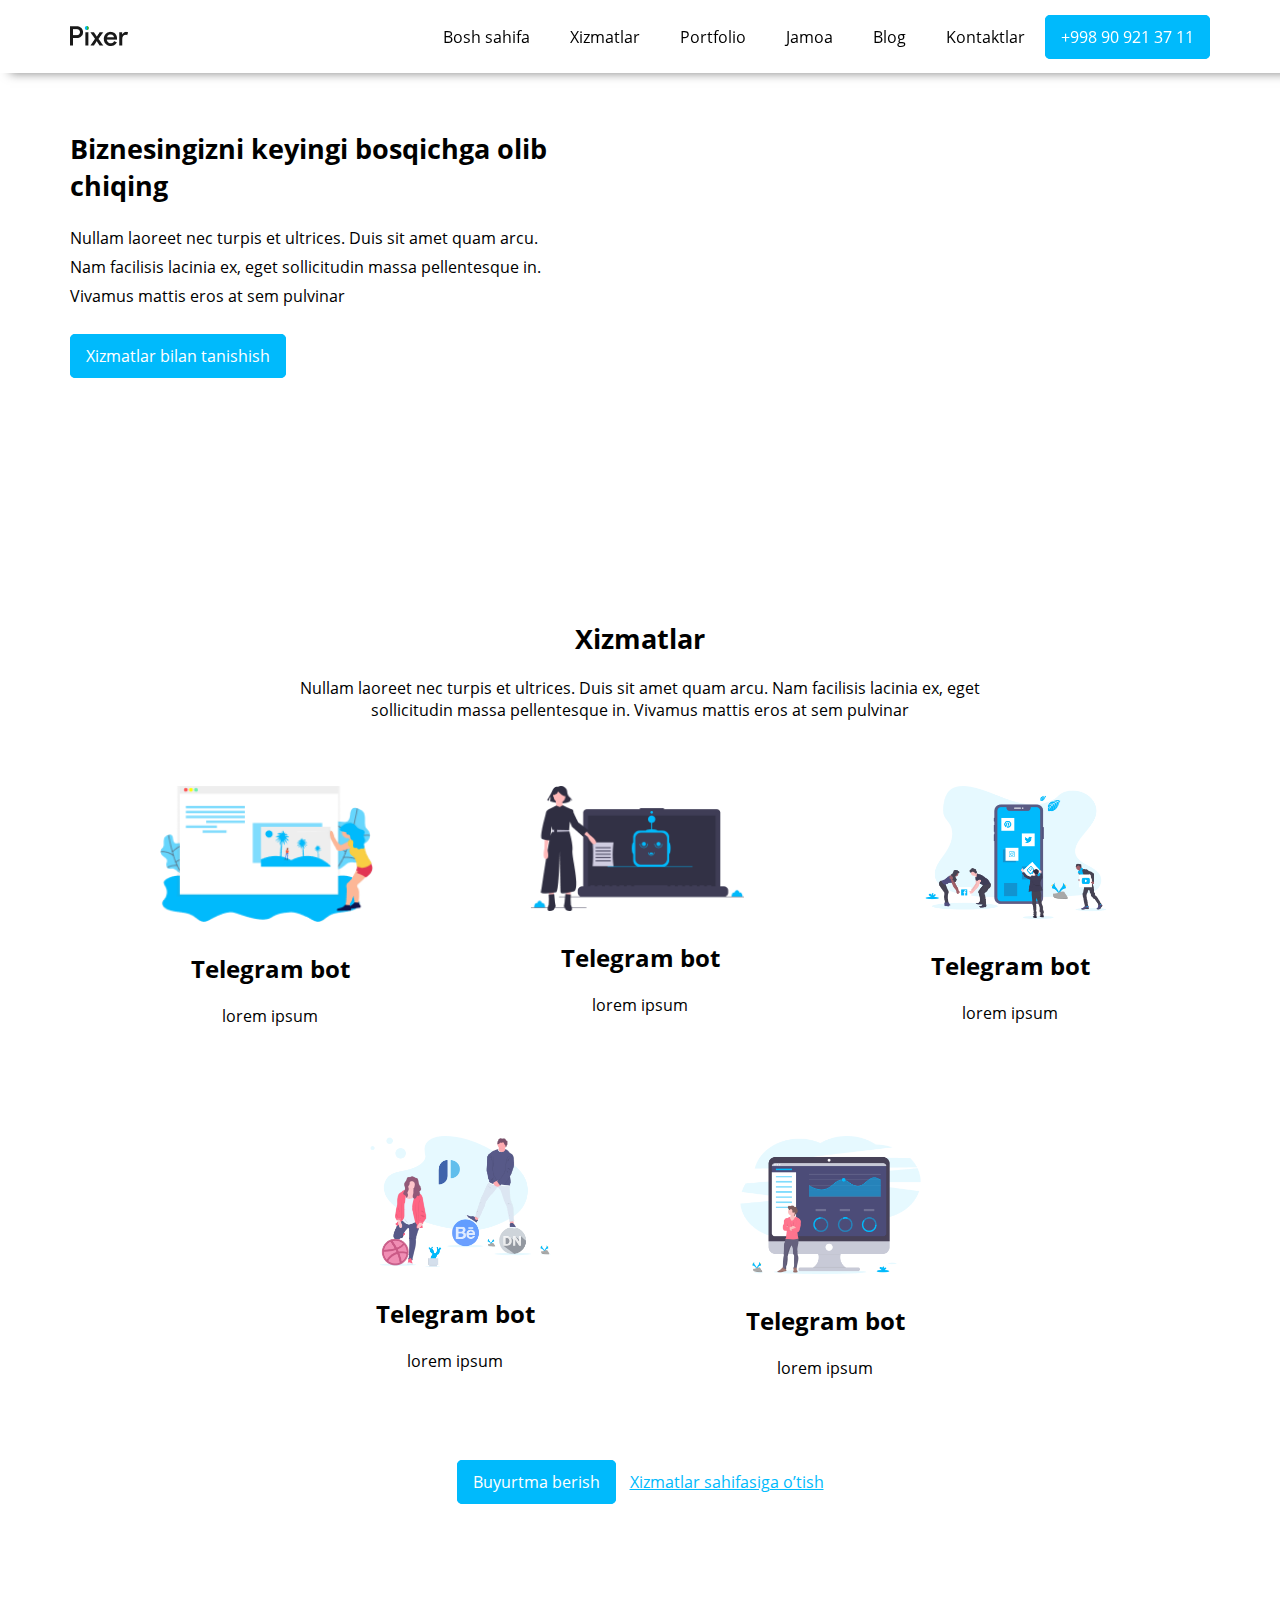
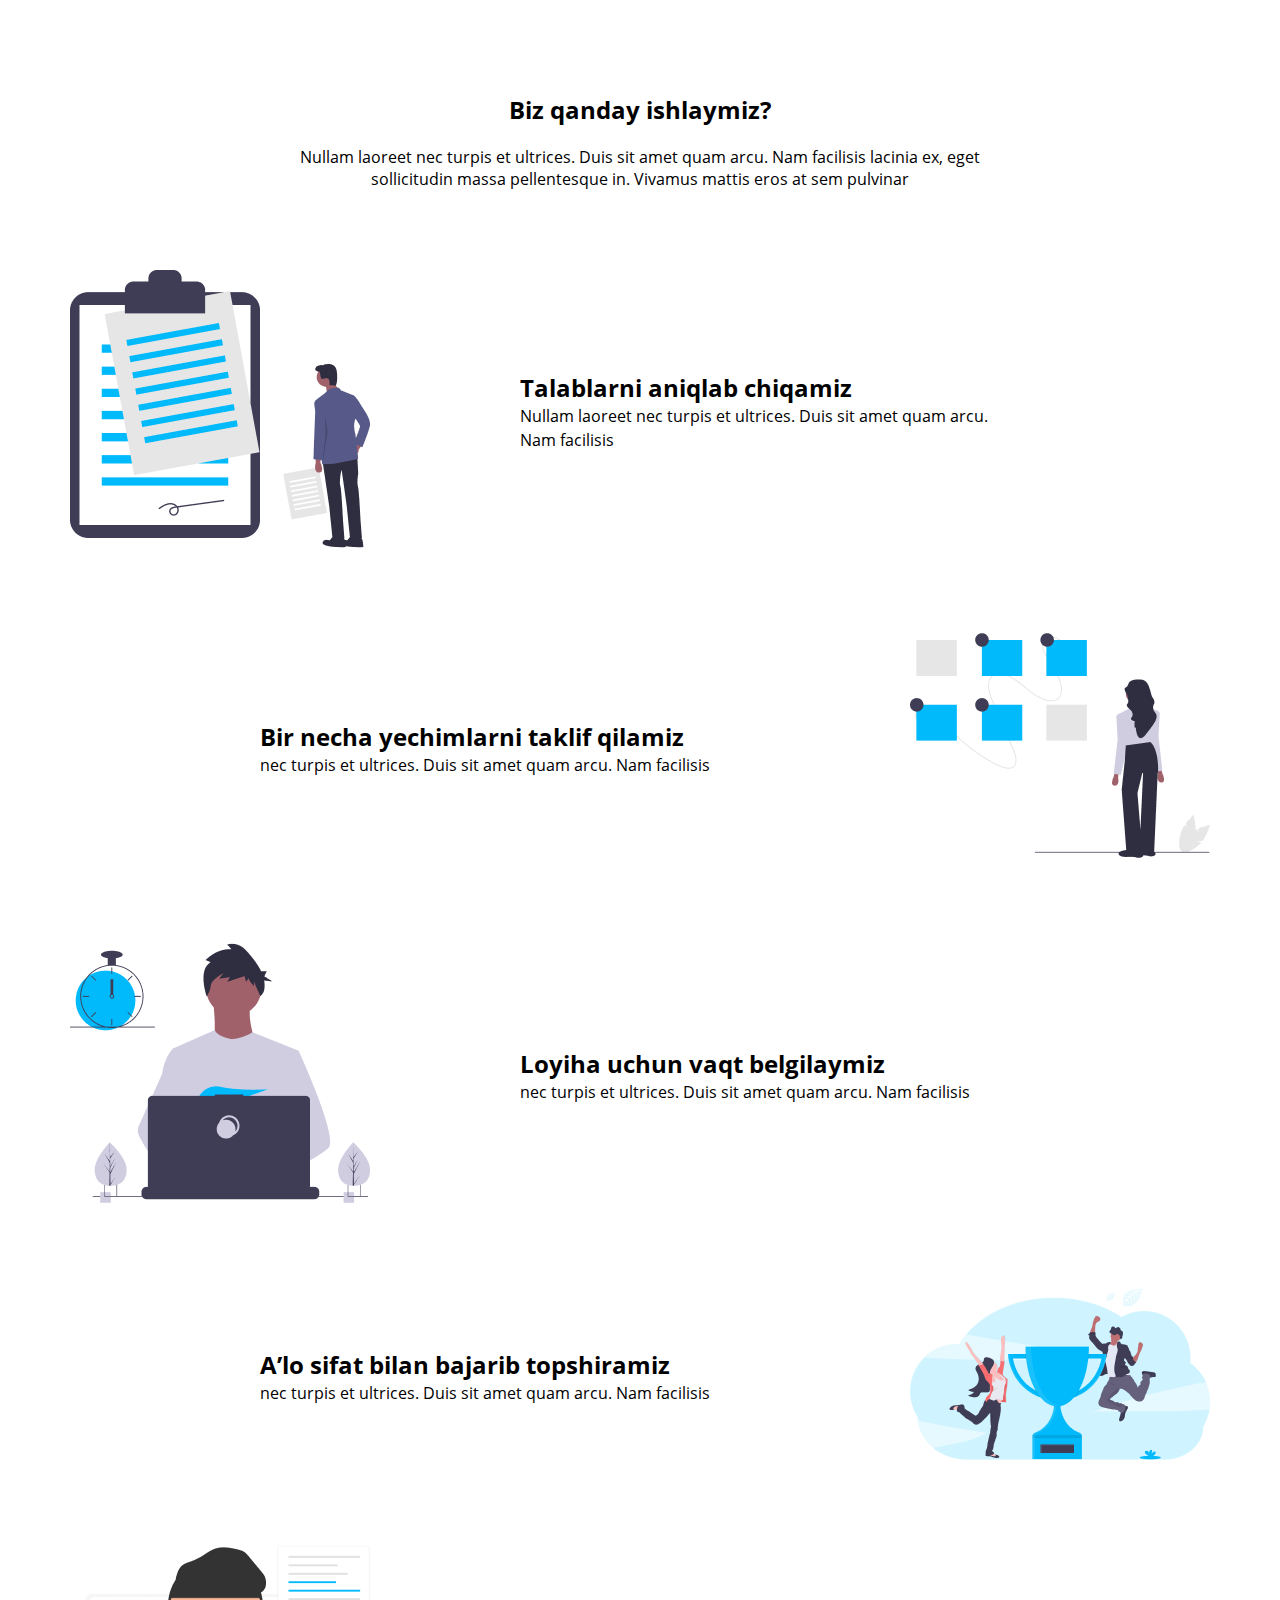
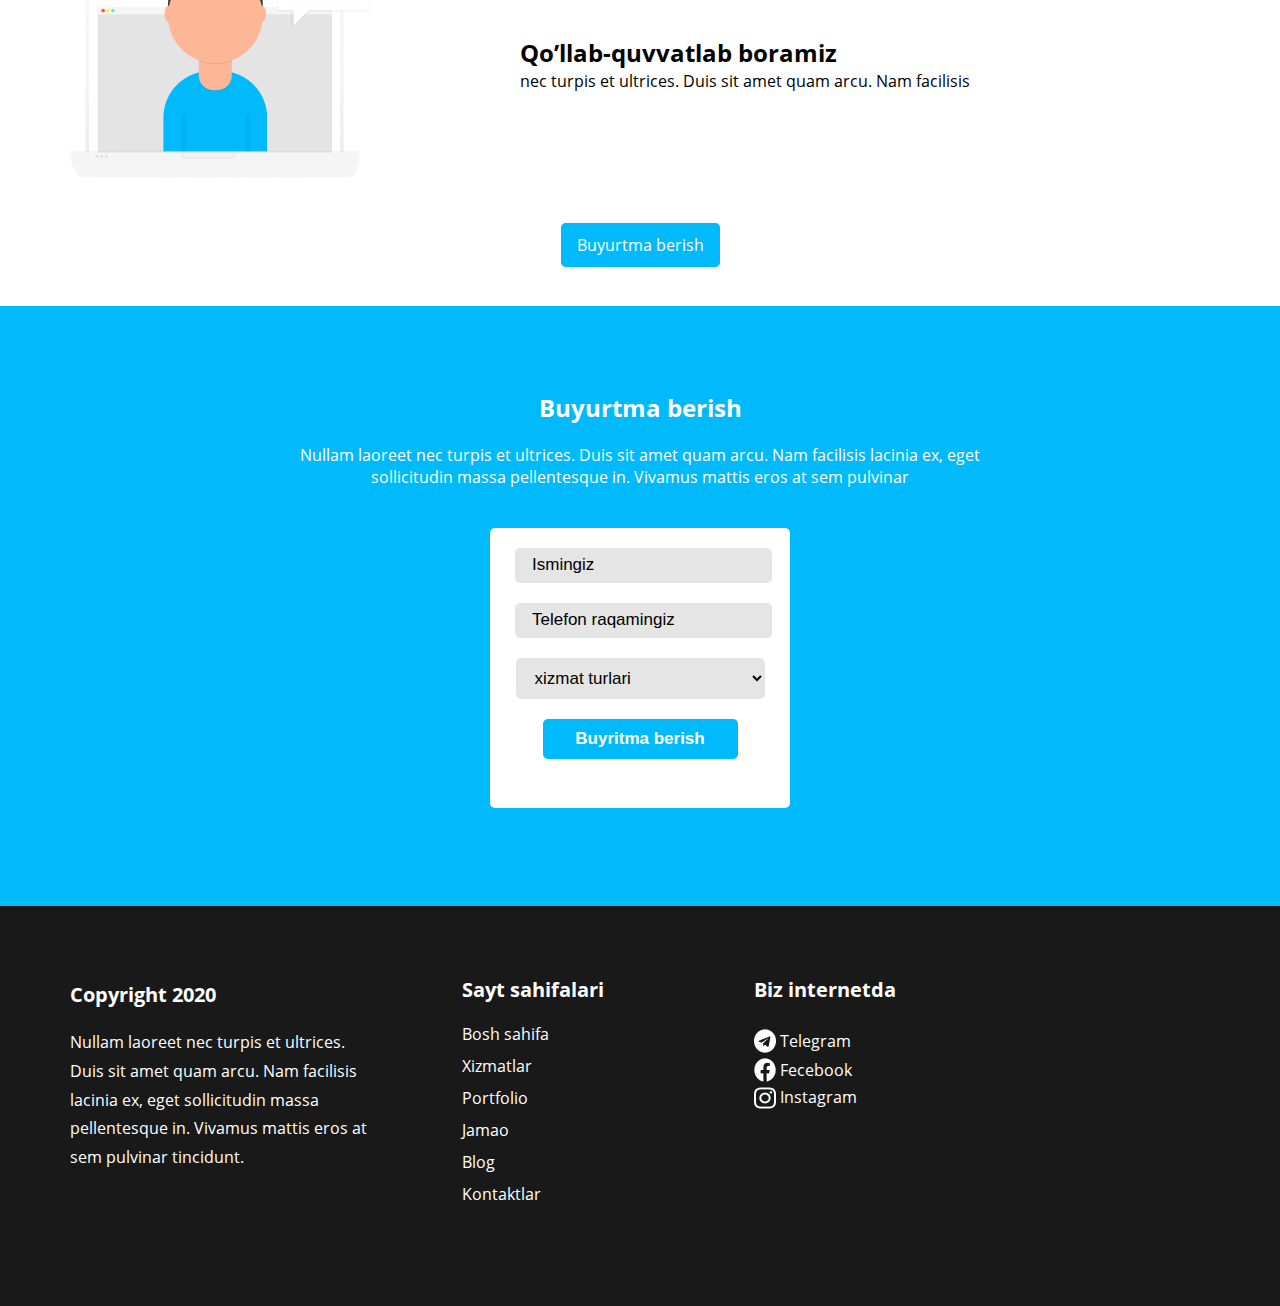
<file: index.html>
<!DOCTYPE html>
<html lang="en">
<head>
	<meta charset="UTF-8">
	<meta name="viewport" content="width=device-width, initial-scale=1.0">
	<title>Document</title>
	<link rel="stylesheet" href="./transfonter/stylesheet.css">
	<link rel="stylesheet" href="style.css">
</head>
<body>
	<nav class="nav">
		<div class="container">
			<h2 class="nav__title">
				<img src="./images/layer.png" alt="photo" class="nav__image">
			</h2>
			<ul class="nav__list">
				<li class="nav__item">
					<a href="#" class="nav__link">Bosh sahifa</a>
				</li>
				<li class="nav__item">
					<a href="#" class="nav__link">Xizmatlar</a>
				</li>
				<li class="nav__item">
					<a href="#" class="nav__link">Portfolio</a>
				</li>
				<li class="nav__item">
					<a href="#" class="nav__link">Jamoa</a>
				</li>
				<li class="nav__item">
					<a href="#" class="nav__link">Blog</a>
				</li>
				<li class="nav__item">
					<a href="#" class="nav__link">Kontaktlar</a>
				</li>
				<li class="nav__item">
					<a href="#" class="nav__link tel">+998 90 921 37 11</a>
				</li>
			</ul>
		</div>
	</nav>
	<section class="section">
		<div class="container">
			<div class="section__content">
				<h2 class="section__title">Biznesingizni keyingi bosqichga
				olib chiqing</h2>
				<p class="section__text">Nullam laoreet nec turpis et ultrices. Duis sit amet quam arcu. Nam facilisis lacinia ex, eget sollicitudin massa pellentesque in. Vivamus mattis eros at sem pulvinar</p>
				<a href="#" class="section__link">Xizmatlar bilan tanishish</a>
			</div>
			<div class="section__ifreme">
				<iframe class="ifr" width="560" height="315" src="https://www.youtube.com/embed/HJrL7NZbRVY" frameborder="0" allow="accelerometer; autoplay; clipboard-write; encrypted-media; gyroscope; picture-in-picture" allowfullscreen></iframe>
			</div>
		</div>
	</section>
	<section class="xizmatlar">
		<div class="container">
			<h2 class="xizmatlar__title">Xizmatlar</h2>
			<p class="xizmatlar__text">Nullam laoreet nec turpis et ultrices. Duis sit amet quam arcu. Nam facilisis lacinia ex, eget sollicitudin massa pellentesque in. Vivamus mattis eros at sem pulvinar</p>
			<ul class="xizmatlar__list">
				<li class="xizmatlar__item">
					<img src="./images/sss.png" alt="icon" class="xizmatlar__image">
					<h2 class="xt">Telegram bot</h2>
					<p class="xtt">lorem ipsum</p>
				</li>
				<li class="xizmatlar__item">
					<img src="./images/bot.png" alt="icon" class="xizmatlar__image">
					<h2 class="xt">Telegram bot</h2>
					<p class="xtt">lorem ipsum</p>
				</li>
				<li class="xizmatlar__item">
					<img src="./images/smm.png" alt="icon" class="xizmatlar__image rasm">
					<h2 class="xt">Telegram bot</h2>
					<p class="xtt">lorem ipsum</p>
				</li>
				<li class="xizmatlar__item">
					<img src="./images/dis.png" alt="icon" class="xizmatlar__image rasm">
					<h2 class="xt">Telegram bot</h2>
					<p class="xtt">lorem ipsum</p>
				</li>
				<li class="xizmatlar__item">
					<img src="./images/crm.png" alt="icon" class="xizmatlar__image rasm">
					<h2 class="xt">Telegram bot</h2>
					<p class="xtt">lorem ipsum</p>
				</li>
			</ul>
			<div class="link">
				<a href="#" class="xizmatlar__link">Buyurtma berish</a>
				<a href="#" class="xizmatlar__l">Xizmatlar sahifasiga o’tish</a>
			</div>	
		</div>
	</section>
	<section class="ishlaymiz">
		<div class="container">
			<div class="ishlaymiz__content">
				<h2 class="ishlaymiz__content-title">Biz qanday ishlaymiz?</h2>
				<p class="ishlaymiz__content-subtext">Nullam laoreet nec turpis et ultrices. Duis sit amet quam arcu. Nam facilisis lacinia ex, eget sollicitudin massa pellentesque in. Vivamus mattis eros at sem pulvinar</p>
			</div>
			<div class="photo-content togri">
				<div class="ishlaymiz__image">
					<img src="./images/step.png" alt="image" class="ishlaymiz__image-photo">
				</div>
				<div class="ishlaymiz__text">
					<h2 class="ishlaymiz__text-title">Talablarni aniqlab chiqamiz</h2>
					<p class="ishlaymiz__text-sub">Nullam laoreet nec turpis et ultrices. Duis sit amet quam arcu. Nam facilisis</p>
				</div>
			</div>
			<div class="photo-content right">
				<div class="ishlaymiz__image">
					<img src="./images/woman.png" alt="image" class="ishlaymiz__image-photo">
				</div>
				<div class="ishlaymiz__text ttt">
					<h2 class="ishlaymiz__text-title">Bir necha yechimlarni taklif qilamiz</h2>
					<p class="ishlaymiz__text-sub">nec turpis et ultrices. Duis sit amet quam arcu. Nam facilisis</p>
				</div>
			</div>
			<div class="photo-content">
				<div class="ishlaymiz__image">
					<img src="./images/lll.png" alt="image" class="ishlaymiz__image-photo">
				</div>
				<div class="ishlaymiz__text">
					<h2 class="ishlaymiz__text-title">Loyiha uchun vaqt belgilaymiz</h2>
					<p class="ishlaymiz__text-sub">nec turpis et ultrices. Duis sit amet quam arcu. Nam facilisis</p>
				</div>
			</div>
			<div class="photo-content right">
				<div class="ishlaymiz__image">
					<img src="./images/rus.png" alt="image" class="ishlaymiz__image-photo">
				</div>
				<div class="ishlaymiz__text ttt">
					<h2 class="ishlaymiz__text-title">A’lo sifat bilan bajarib topshiramiz</h2>
					<p class="ishlaymiz__text-sub">nec turpis et ultrices. Duis sit amet quam arcu. Nam facilisis</p>
				</div>
			</div>
			<div class="photo-content">
				<div class="ishlaymiz__image">
					<img src="./images/ddd.png" alt="image" class="ishlaymiz__image-photo">
				</div>
				<div class="ishlaymiz__text">
					<h2 class="ishlaymiz__text-title">Qo’llab-quvvatlab boramiz</h2>
					<p class="ishlaymiz__text-sub">nec turpis et ultrices. Duis sit amet quam arcu. Nam facilisis</p>
				</div>
			</div>
			<div class="talabalar">
				<a href="#" class="a">Buyurtma berish</a>
			</div>
		</div>
	</section>
	<section class="buyritma">
		<div class="container">
			<h2 class="buyritma__title">Buyurtma berish</h2>
			<p class="buyritma__text">Nullam laoreet nec turpis et ultrices. Duis sit amet quam arcu. Nam facilisis lacinia ex, eget sollicitudin massa pellentesque in. Vivamus mattis eros at sem pulvinar</p>
			<form class="buyritma__form">
				<label class="buyritma-label">
					<input type="text" placeholder="Ismingiz" class="input">
				</label>
				<label class="buyritma-label">
					<input type="number" placeholder="Telefon raqamingiz" class="input in2">
				</label>
				<select class="dur">
					<option value="xizmat" class="xzt">xizmat turlari</option>
					<option value="xizmat">web dastur</option>
				</select>
				<button class="button" type="submit">Buyritma berish</button>
			</form>
		</div>
	</section>
	<footer class="last">
		<div class="container">
			<div class="copyright">
				<h2 class="last__title">Copyright 2020</h2>
				<p class="last__text">Nullam laoreet nec turpis et ultrices. Duis sit amet quam arcu. Nam facilisis lacinia ex, eget sollicitudin massa pellentesque in. Vivamus mattis eros at sem pulvinar tincidunt.</p>	
			</div>	
			<div class="sayt">
				<h2 class="sayt-title">Sayt sahifalari</h2>
				<p class="sayt-text">Bosh sahifa</p>
				<p class="sayt-text">Xizmatlar</p>
				<p class="sayt-text">Portfolio</p>
				<p class="sayt-text">Jamao</p>
				<p class="sayt-text">Blog</p>
				<p class="sayt-text">Kontaktlar</p>
			</div>	
			<div class="internet">
				<h2 class="internet-title">Biz internetda</h2>
				<ul class="internet-list">
					<li class="internet-item">
						<a href="#" class="internet-item-link">
							<img src="./images/telgram.png" alt="icon" class="internet-image">
							<span>Telegram</span>
						</a>
					</li>
					<li class="internet-item">
						<a href=# class="internet-item-link">
							<img src="./images/fecebook.png" alt="icon" class="internet-image">
							<span>Fecebook</span>
						</a>
					</li>
					<li class="internet-item">
						<a href="#" class="internet-item-link">
							<img src="./images/instagram.png" alt="icon" class="internet-image">
							<span>Instagram</span>
						</a>
					</li>
				</ul>
			</div>	
		</div>
	</footer>
</body>
</html>
</file>
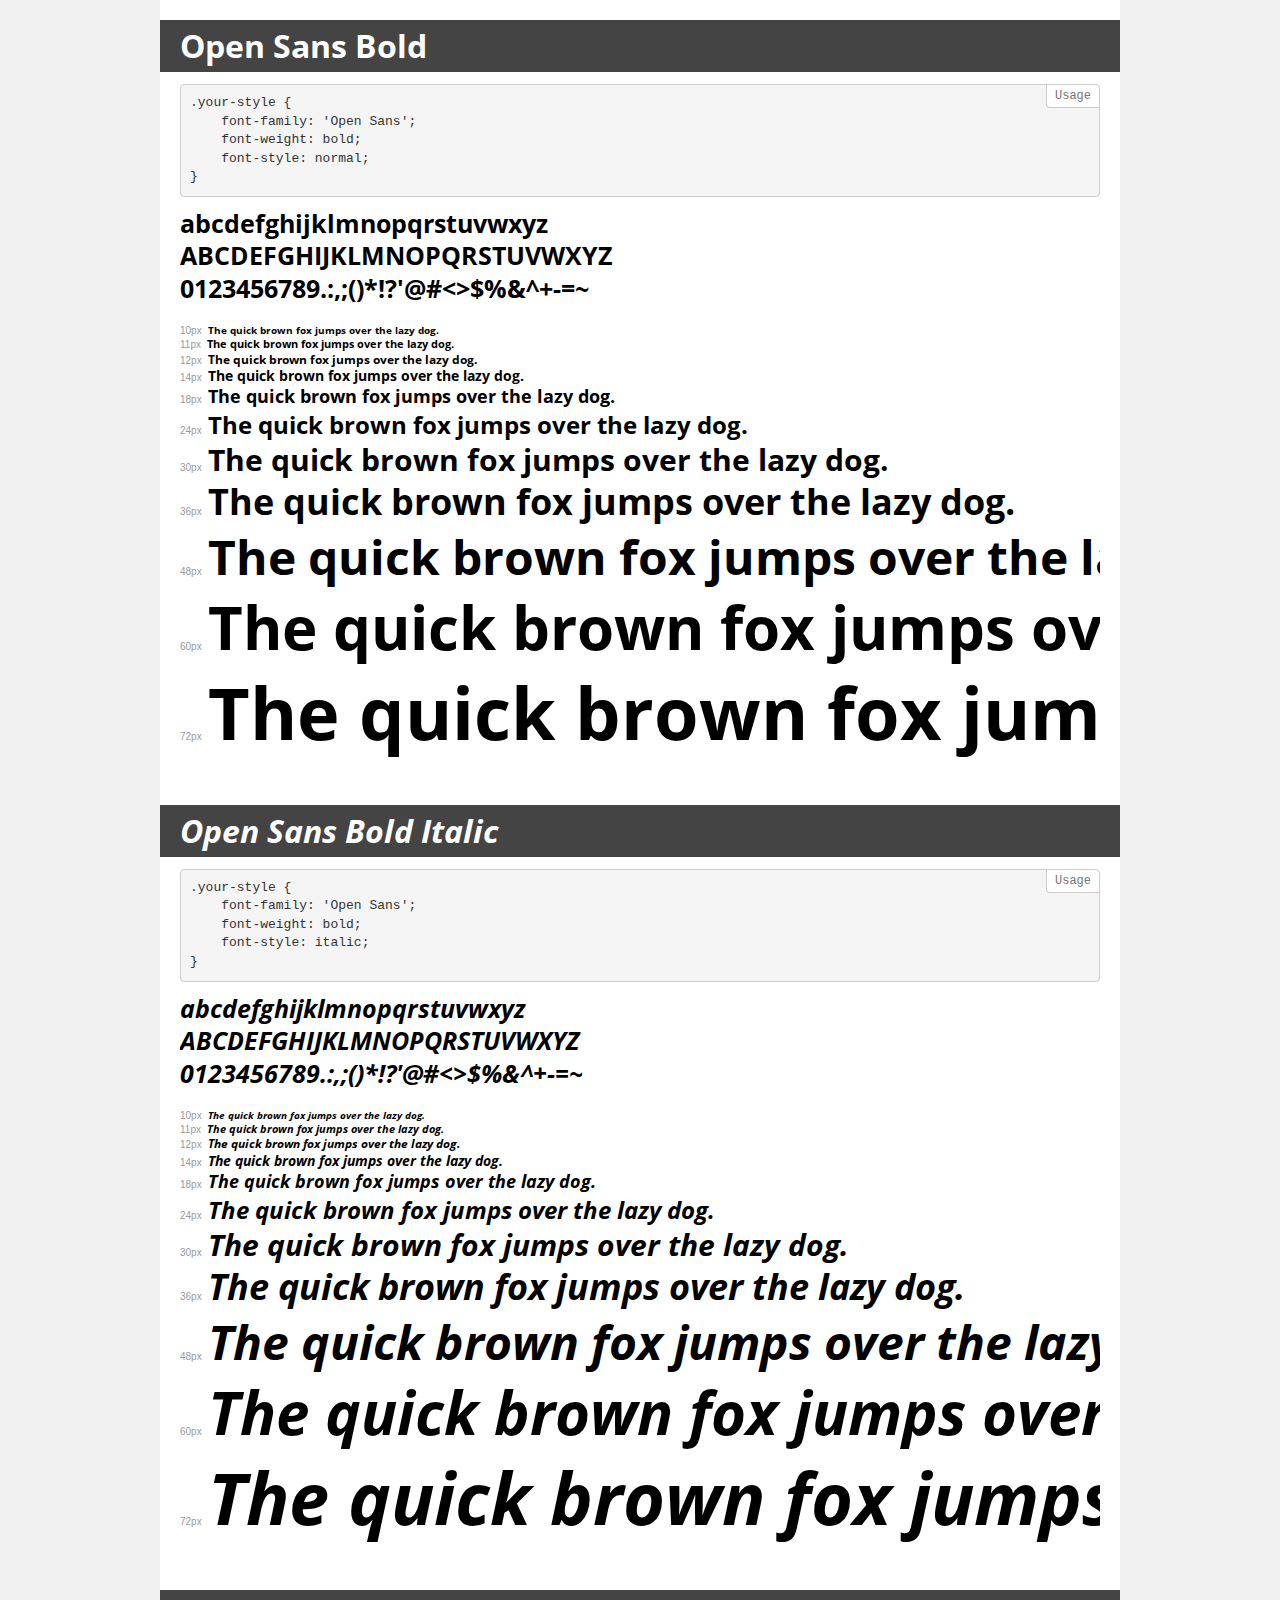
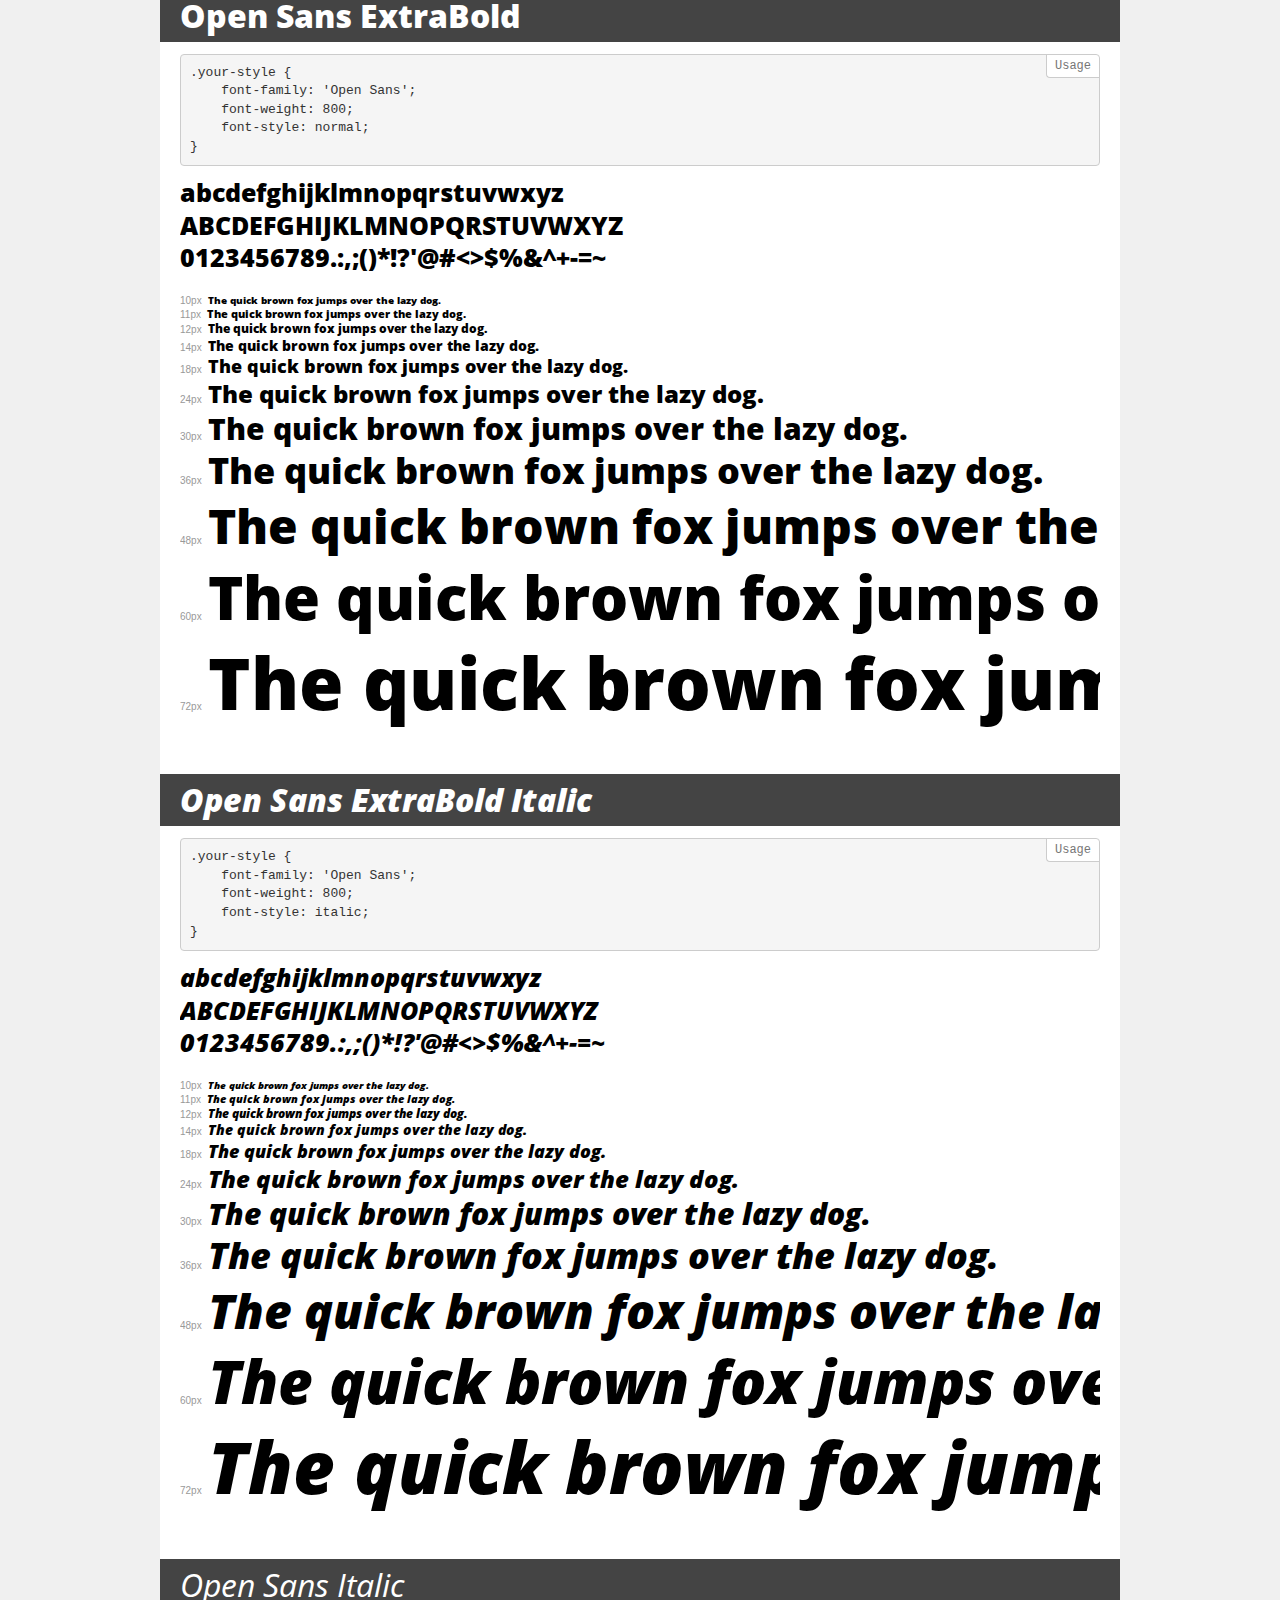
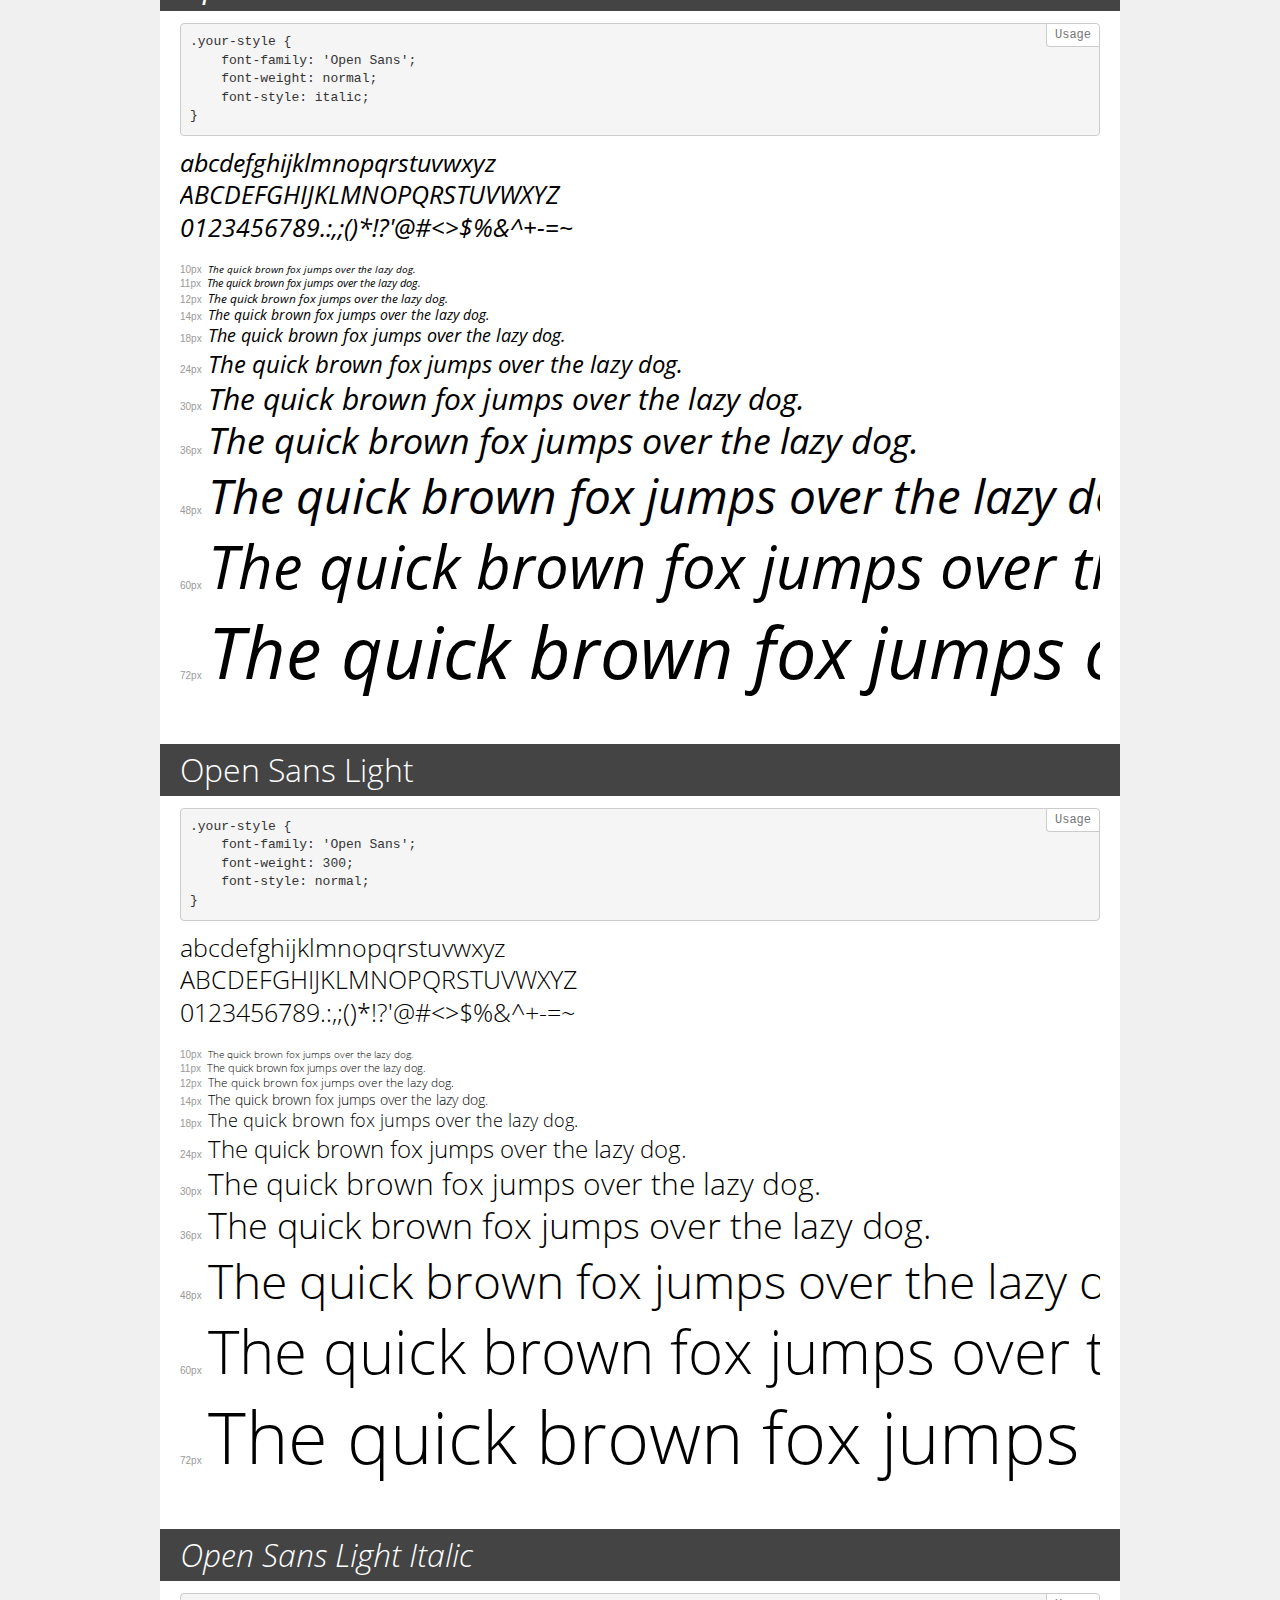
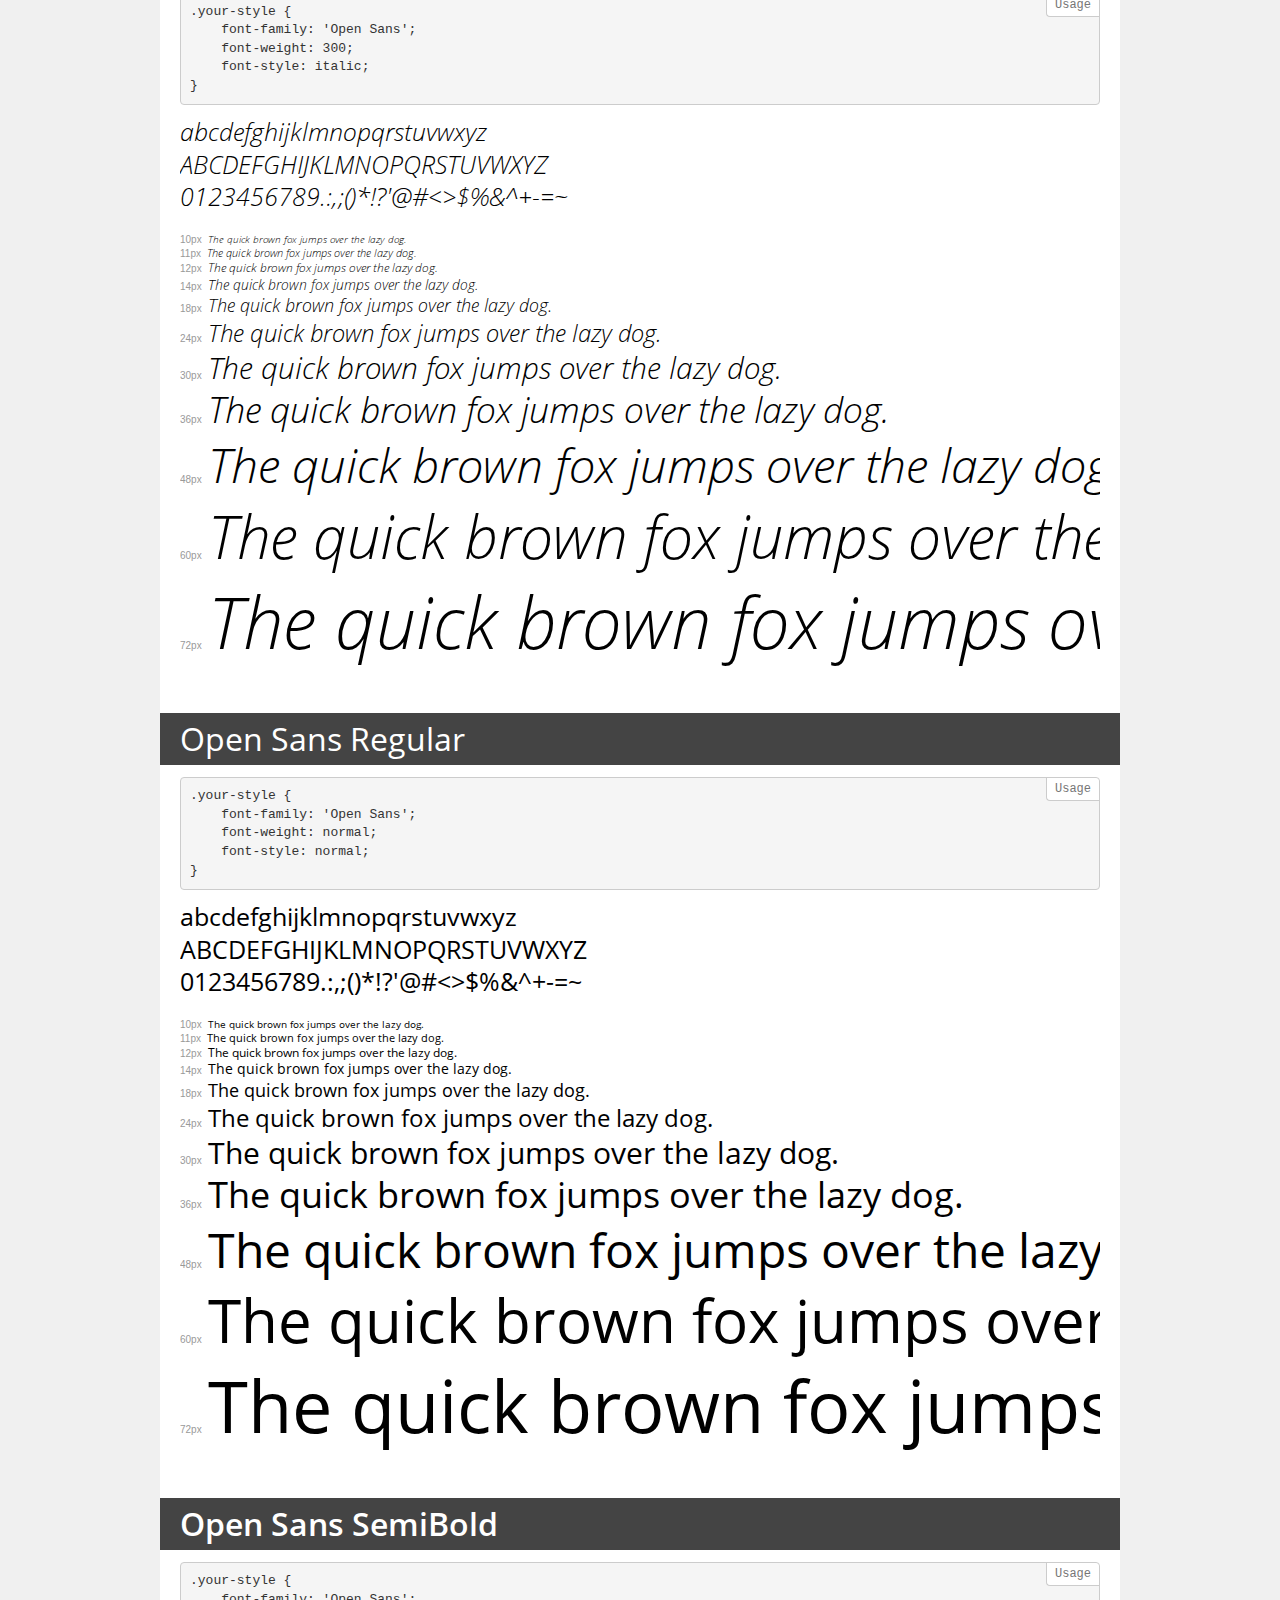
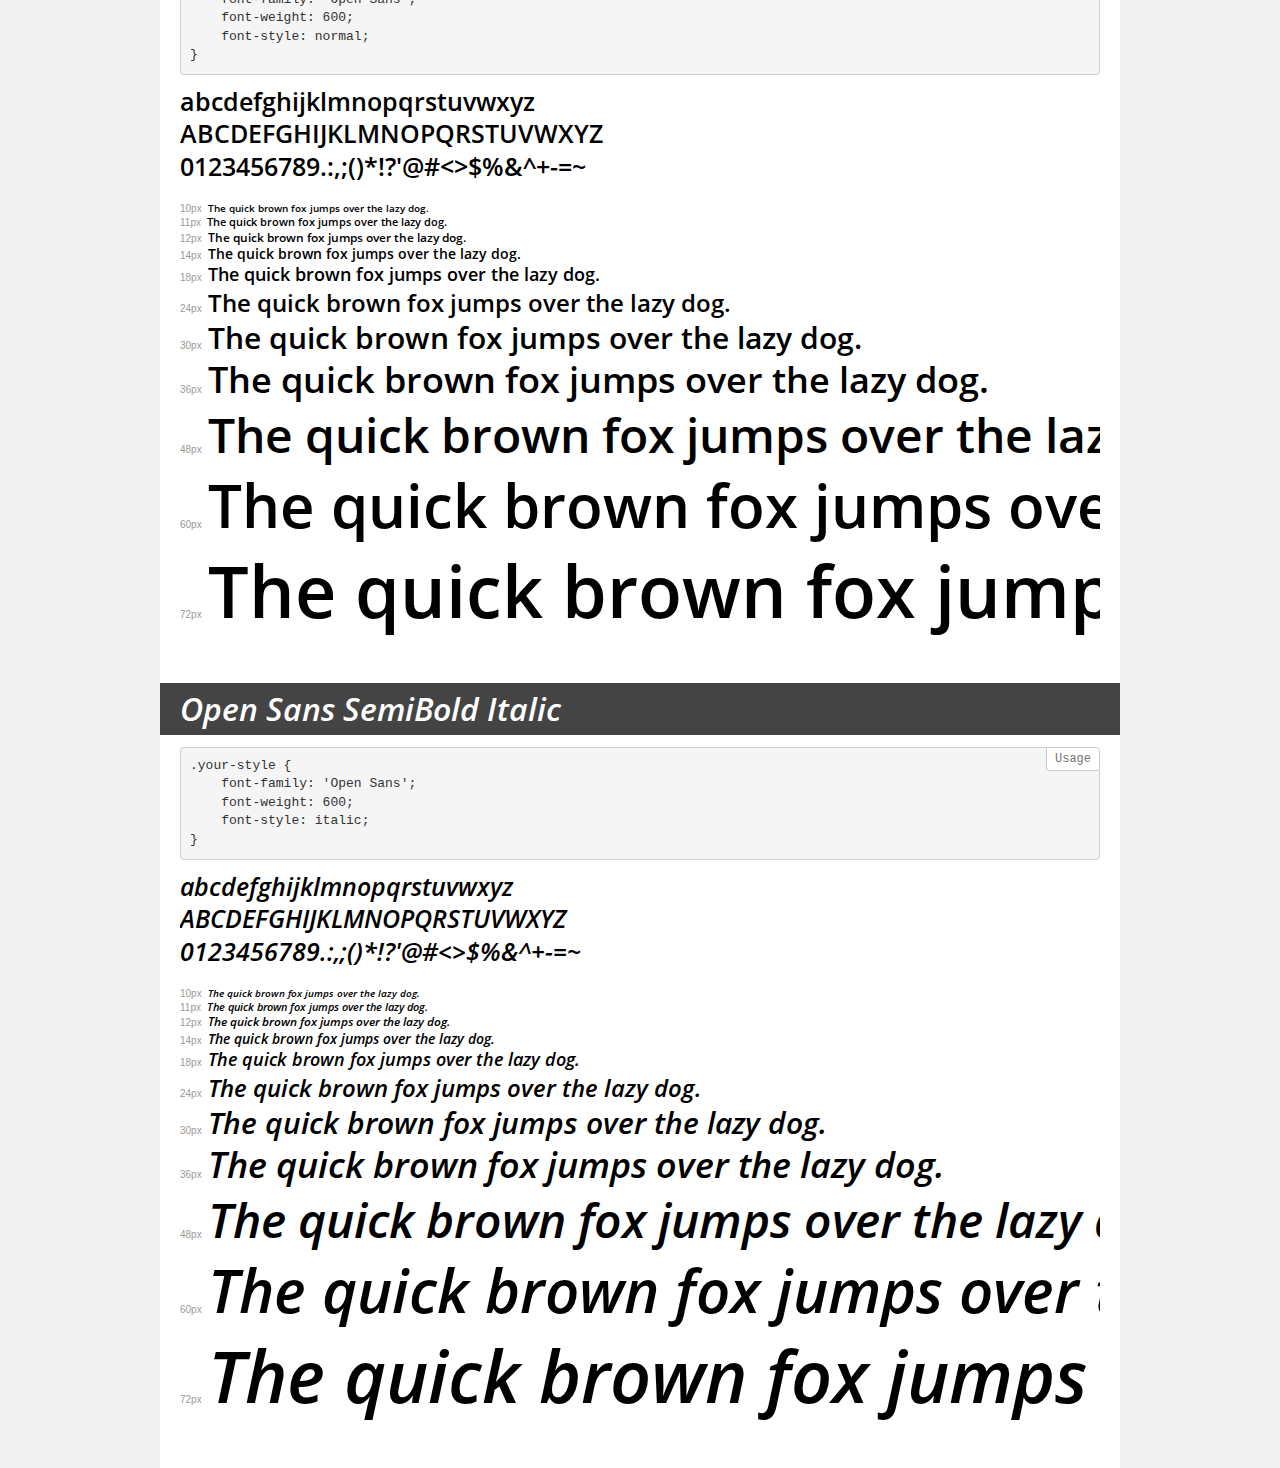
<file: transfonter/demo.html>
<!DOCTYPE html>
<html lang="en">
<head>
    <meta charset="utf-8">
    <meta http-equiv="X-UA-Compatible" content="IE=edge">
    <meta name="viewport" content="width=device-width, initial-scale=1">
    <meta name="robots" content="noindex, noarchive">
    <meta name="format-detection" content="telephone=no">
    <title>Transfonter demo</title>
    <link href="stylesheet.css" rel="stylesheet">
    <style>
        /*
        http://meyerweb.com/eric/tools/css/reset/
        v2.0 | 20110126
        License: none (public domain)
        */
        html, body, div, span, applet, object, iframe,
        h1, h2, h3, h4, h5, h6, p, blockquote, pre,
        a, abbr, acronym, address, big, cite, code,
        del, dfn, em, img, ins, kbd, q, s, samp,
        small, strike, strong, sub, sup, tt, var,
        b, u, i, center,
        dl, dt, dd, ol, ul, li,
        fieldset, form, label, legend,
        table, caption, tbody, tfoot, thead, tr, th, td,
        article, aside, canvas, details, embed,
        figure, figcaption, footer, header, hgroup,
        menu, nav, output, ruby, section, summary,
        time, mark, audio, video {
            margin: 0;
            padding: 0;
            border: 0;
            font-size: 100%;
            font: inherit;
            vertical-align: baseline;
        }
        /* HTML5 display-role reset for older browsers */
        article, aside, details, figcaption, figure,
        footer, header, hgroup, menu, nav, section {
            display: block;
        }
        body {
            line-height: 1;
        }
        ol, ul {
            list-style: none;
        }
        blockquote, q {
            quotes: none;
        }
        blockquote:before, blockquote:after,
        q:before, q:after {
            content: '';
            content: none;
        }
        table {
            border-collapse: collapse;
            border-spacing: 0;
        }
        /* demo styles */
        body {
            background: #f0f0f0;
            color: #000;
        }
        .page {
            background: #fff;
            width: 920px;
            margin: 0 auto;
            padding: 20px 20px 0 20px;
            overflow: hidden;
        }
        .font-container {
            overflow-x: auto;
            overflow-y: hidden;
            margin-bottom: 40px;
            line-height: 1.3;
            white-space: nowrap;
            padding-bottom: 5px;
        }
        h1 {
            position: relative;
            background: #444;
            font-size: 32px;
            color: #fff;
            padding: 10px 20px;
            margin: 0 -20px 12px -20px;
        }
        .letters {
            font-size: 25px;
            margin-bottom: 20px;
        }
        .s10:before {
            content: '10px';
        }
        .s11:before {
            content: '11px';
        }
        .s12:before {
            content: '12px';
        }
        .s14:before {
            content: '14px';
        }
        .s18:before {
            content: '18px';
        }
        .s24:before {
            content: '24px';
        }
        .s30:before {
            content: '30px';
        }
        .s36:before {
            content: '36px';
        }
        .s48:before {
            content: '48px';
        }
        .s60:before {
            content: '60px';
        }
        .s72:before {
            content: '72px';
        }
        .s10:before, .s11:before, .s12:before, .s14:before,
        .s18:before, .s24:before, .s30:before, .s36:before,
        .s48:before, .s60:before, .s72:before {
            font-family: Arial, sans-serif;
            font-size: 10px;
            font-weight: normal;
            font-style: normal;
            color: #999;
            padding-right: 6px;
        }
        pre {
            display: block;
            position: relative;
            padding: 9px;
            margin: 0 0 10px;
            font-family: Monaco, Menlo, Consolas, "Courier New", monospace;
            font-size: 13px;
            line-height: 1.428571429;
            color: #333;
            font-weight: normal;
            font-style: normal;
            background-color: #f5f5f5;
            border: 1px solid #ccc;
            overflow-x: auto;
            border-radius: 4px;
        }
        pre:after {
            display: block;
            position: absolute;
            right: 0;
            top: 0;
            content: 'Usage';
            line-height: 1;
            padding: 5px 8px;
            font-size: 12px;
            color: #767676;
            background-color: #fff;
            border: 1px solid #ccc;
            border-right: none;
            border-top: none;
            border-radius: 0 4px 0 4px;
            z-index: 10;
        }
        /* responsive */
        @media (max-width: 959px) {
            .page {
                width: auto;
                margin: 0;
            }
        }
    </style>
</head>
<body>
<div class="page">
    <div class="demo">
        <h1 style="font-family: 'Open Sans'; font-weight: bold; font-style: normal;">Open Sans Bold</h1>
        <pre>.your-style {
    font-family: 'Open Sans';
    font-weight: bold;
    font-style: normal;
}</pre>
        <div class="font-container" style="font-family: 'Open Sans'; font-weight: bold; font-style: normal;">
            <p class="letters">
                abcdefghijklmnopqrstuvwxyz<br>
ABCDEFGHIJKLMNOPQRSTUVWXYZ<br>
                0123456789.:,;()*!?'@#<>$%&^+-=~
            </p>
            <p class="s10" style="font-size: 10px;">The quick brown fox jumps over the lazy dog.</p>
            <p class="s11" style="font-size: 11px;">The quick brown fox jumps over the lazy dog.</p>
            <p class="s12" style="font-size: 12px;">The quick brown fox jumps over the lazy dog.</p>
            <p class="s14" style="font-size: 14px;">The quick brown fox jumps over the lazy dog.</p>
            <p class="s18" style="font-size: 18px;">The quick brown fox jumps over the lazy dog.</p>
            <p class="s24" style="font-size: 24px;">The quick brown fox jumps over the lazy dog.</p>
            <p class="s30" style="font-size: 30px;">The quick brown fox jumps over the lazy dog.</p>
            <p class="s36" style="font-size: 36px;">The quick brown fox jumps over the lazy dog.</p>
            <p class="s48" style="font-size: 48px;">The quick brown fox jumps over the lazy dog.</p>
            <p class="s60" style="font-size: 60px;">The quick brown fox jumps over the lazy dog.</p>
            <p class="s72" style="font-size: 72px;">The quick brown fox jumps over the lazy dog.</p>
        </div>
    </div>
    <div class="demo">
        <h1 style="font-family: 'Open Sans'; font-weight: bold; font-style: italic;">Open Sans Bold Italic</h1>
        <pre>.your-style {
    font-family: 'Open Sans';
    font-weight: bold;
    font-style: italic;
}</pre>
        <div class="font-container" style="font-family: 'Open Sans'; font-weight: bold; font-style: italic;">
            <p class="letters">
                abcdefghijklmnopqrstuvwxyz<br>
ABCDEFGHIJKLMNOPQRSTUVWXYZ<br>
                0123456789.:,;()*!?'@#<>$%&^+-=~
            </p>
            <p class="s10" style="font-size: 10px;">The quick brown fox jumps over the lazy dog.</p>
            <p class="s11" style="font-size: 11px;">The quick brown fox jumps over the lazy dog.</p>
            <p class="s12" style="font-size: 12px;">The quick brown fox jumps over the lazy dog.</p>
            <p class="s14" style="font-size: 14px;">The quick brown fox jumps over the lazy dog.</p>
            <p class="s18" style="font-size: 18px;">The quick brown fox jumps over the lazy dog.</p>
            <p class="s24" style="font-size: 24px;">The quick brown fox jumps over the lazy dog.</p>
            <p class="s30" style="font-size: 30px;">The quick brown fox jumps over the lazy dog.</p>
            <p class="s36" style="font-size: 36px;">The quick brown fox jumps over the lazy dog.</p>
            <p class="s48" style="font-size: 48px;">The quick brown fox jumps over the lazy dog.</p>
            <p class="s60" style="font-size: 60px;">The quick brown fox jumps over the lazy dog.</p>
            <p class="s72" style="font-size: 72px;">The quick brown fox jumps over the lazy dog.</p>
        </div>
    </div>
    <div class="demo">
        <h1 style="font-family: 'Open Sans'; font-weight: 800; font-style: normal;">Open Sans ExtraBold</h1>
        <pre>.your-style {
    font-family: 'Open Sans';
    font-weight: 800;
    font-style: normal;
}</pre>
        <div class="font-container" style="font-family: 'Open Sans'; font-weight: 800; font-style: normal;">
            <p class="letters">
                abcdefghijklmnopqrstuvwxyz<br>
ABCDEFGHIJKLMNOPQRSTUVWXYZ<br>
                0123456789.:,;()*!?'@#<>$%&^+-=~
            </p>
            <p class="s10" style="font-size: 10px;">The quick brown fox jumps over the lazy dog.</p>
            <p class="s11" style="font-size: 11px;">The quick brown fox jumps over the lazy dog.</p>
            <p class="s12" style="font-size: 12px;">The quick brown fox jumps over the lazy dog.</p>
            <p class="s14" style="font-size: 14px;">The quick brown fox jumps over the lazy dog.</p>
            <p class="s18" style="font-size: 18px;">The quick brown fox jumps over the lazy dog.</p>
            <p class="s24" style="font-size: 24px;">The quick brown fox jumps over the lazy dog.</p>
            <p class="s30" style="font-size: 30px;">The quick brown fox jumps over the lazy dog.</p>
            <p class="s36" style="font-size: 36px;">The quick brown fox jumps over the lazy dog.</p>
            <p class="s48" style="font-size: 48px;">The quick brown fox jumps over the lazy dog.</p>
            <p class="s60" style="font-size: 60px;">The quick brown fox jumps over the lazy dog.</p>
            <p class="s72" style="font-size: 72px;">The quick brown fox jumps over the lazy dog.</p>
        </div>
    </div>
    <div class="demo">
        <h1 style="font-family: 'Open Sans'; font-weight: 800; font-style: italic;">Open Sans ExtraBold Italic</h1>
        <pre>.your-style {
    font-family: 'Open Sans';
    font-weight: 800;
    font-style: italic;
}</pre>
        <div class="font-container" style="font-family: 'Open Sans'; font-weight: 800; font-style: italic;">
            <p class="letters">
                abcdefghijklmnopqrstuvwxyz<br>
ABCDEFGHIJKLMNOPQRSTUVWXYZ<br>
                0123456789.:,;()*!?'@#<>$%&^+-=~
            </p>
            <p class="s10" style="font-size: 10px;">The quick brown fox jumps over the lazy dog.</p>
            <p class="s11" style="font-size: 11px;">The quick brown fox jumps over the lazy dog.</p>
            <p class="s12" style="font-size: 12px;">The quick brown fox jumps over the lazy dog.</p>
            <p class="s14" style="font-size: 14px;">The quick brown fox jumps over the lazy dog.</p>
            <p class="s18" style="font-size: 18px;">The quick brown fox jumps over the lazy dog.</p>
            <p class="s24" style="font-size: 24px;">The quick brown fox jumps over the lazy dog.</p>
            <p class="s30" style="font-size: 30px;">The quick brown fox jumps over the lazy dog.</p>
            <p class="s36" style="font-size: 36px;">The quick brown fox jumps over the lazy dog.</p>
            <p class="s48" style="font-size: 48px;">The quick brown fox jumps over the lazy dog.</p>
            <p class="s60" style="font-size: 60px;">The quick brown fox jumps over the lazy dog.</p>
            <p class="s72" style="font-size: 72px;">The quick brown fox jumps over the lazy dog.</p>
        </div>
    </div>
    <div class="demo">
        <h1 style="font-family: 'Open Sans'; font-weight: normal; font-style: italic;">Open Sans Italic</h1>
        <pre>.your-style {
    font-family: 'Open Sans';
    font-weight: normal;
    font-style: italic;
}</pre>
        <div class="font-container" style="font-family: 'Open Sans'; font-weight: normal; font-style: italic;">
            <p class="letters">
                abcdefghijklmnopqrstuvwxyz<br>
ABCDEFGHIJKLMNOPQRSTUVWXYZ<br>
                0123456789.:,;()*!?'@#<>$%&^+-=~
            </p>
            <p class="s10" style="font-size: 10px;">The quick brown fox jumps over the lazy dog.</p>
            <p class="s11" style="font-size: 11px;">The quick brown fox jumps over the lazy dog.</p>
            <p class="s12" style="font-size: 12px;">The quick brown fox jumps over the lazy dog.</p>
            <p class="s14" style="font-size: 14px;">The quick brown fox jumps over the lazy dog.</p>
            <p class="s18" style="font-size: 18px;">The quick brown fox jumps over the lazy dog.</p>
            <p class="s24" style="font-size: 24px;">The quick brown fox jumps over the lazy dog.</p>
            <p class="s30" style="font-size: 30px;">The quick brown fox jumps over the lazy dog.</p>
            <p class="s36" style="font-size: 36px;">The quick brown fox jumps over the lazy dog.</p>
            <p class="s48" style="font-size: 48px;">The quick brown fox jumps over the lazy dog.</p>
            <p class="s60" style="font-size: 60px;">The quick brown fox jumps over the lazy dog.</p>
            <p class="s72" style="font-size: 72px;">The quick brown fox jumps over the lazy dog.</p>
        </div>
    </div>
    <div class="demo">
        <h1 style="font-family: 'Open Sans'; font-weight: 300; font-style: normal;">Open Sans Light</h1>
        <pre>.your-style {
    font-family: 'Open Sans';
    font-weight: 300;
    font-style: normal;
}</pre>
        <div class="font-container" style="font-family: 'Open Sans'; font-weight: 300; font-style: normal;">
            <p class="letters">
                abcdefghijklmnopqrstuvwxyz<br>
ABCDEFGHIJKLMNOPQRSTUVWXYZ<br>
                0123456789.:,;()*!?'@#<>$%&^+-=~
            </p>
            <p class="s10" style="font-size: 10px;">The quick brown fox jumps over the lazy dog.</p>
            <p class="s11" style="font-size: 11px;">The quick brown fox jumps over the lazy dog.</p>
            <p class="s12" style="font-size: 12px;">The quick brown fox jumps over the lazy dog.</p>
            <p class="s14" style="font-size: 14px;">The quick brown fox jumps over the lazy dog.</p>
            <p class="s18" style="font-size: 18px;">The quick brown fox jumps over the lazy dog.</p>
            <p class="s24" style="font-size: 24px;">The quick brown fox jumps over the lazy dog.</p>
            <p class="s30" style="font-size: 30px;">The quick brown fox jumps over the lazy dog.</p>
            <p class="s36" style="font-size: 36px;">The quick brown fox jumps over the lazy dog.</p>
            <p class="s48" style="font-size: 48px;">The quick brown fox jumps over the lazy dog.</p>
            <p class="s60" style="font-size: 60px;">The quick brown fox jumps over the lazy dog.</p>
            <p class="s72" style="font-size: 72px;">The quick brown fox jumps over the lazy dog.</p>
        </div>
    </div>
    <div class="demo">
        <h1 style="font-family: 'Open Sans'; font-weight: 300; font-style: italic;">Open Sans Light Italic</h1>
        <pre>.your-style {
    font-family: 'Open Sans';
    font-weight: 300;
    font-style: italic;
}</pre>
        <div class="font-container" style="font-family: 'Open Sans'; font-weight: 300; font-style: italic;">
            <p class="letters">
                abcdefghijklmnopqrstuvwxyz<br>
ABCDEFGHIJKLMNOPQRSTUVWXYZ<br>
                0123456789.:,;()*!?'@#<>$%&^+-=~
            </p>
            <p class="s10" style="font-size: 10px;">The quick brown fox jumps over the lazy dog.</p>
            <p class="s11" style="font-size: 11px;">The quick brown fox jumps over the lazy dog.</p>
            <p class="s12" style="font-size: 12px;">The quick brown fox jumps over the lazy dog.</p>
            <p class="s14" style="font-size: 14px;">The quick brown fox jumps over the lazy dog.</p>
            <p class="s18" style="font-size: 18px;">The quick brown fox jumps over the lazy dog.</p>
            <p class="s24" style="font-size: 24px;">The quick brown fox jumps over the lazy dog.</p>
            <p class="s30" style="font-size: 30px;">The quick brown fox jumps over the lazy dog.</p>
            <p class="s36" style="font-size: 36px;">The quick brown fox jumps over the lazy dog.</p>
            <p class="s48" style="font-size: 48px;">The quick brown fox jumps over the lazy dog.</p>
            <p class="s60" style="font-size: 60px;">The quick brown fox jumps over the lazy dog.</p>
            <p class="s72" style="font-size: 72px;">The quick brown fox jumps over the lazy dog.</p>
        </div>
    </div>
    <div class="demo">
        <h1 style="font-family: 'Open Sans'; font-weight: normal; font-style: normal;">Open Sans Regular</h1>
        <pre>.your-style {
    font-family: 'Open Sans';
    font-weight: normal;
    font-style: normal;
}</pre>
        <div class="font-container" style="font-family: 'Open Sans'; font-weight: normal; font-style: normal;">
            <p class="letters">
                abcdefghijklmnopqrstuvwxyz<br>
ABCDEFGHIJKLMNOPQRSTUVWXYZ<br>
                0123456789.:,;()*!?'@#<>$%&^+-=~
            </p>
            <p class="s10" style="font-size: 10px;">The quick brown fox jumps over the lazy dog.</p>
            <p class="s11" style="font-size: 11px;">The quick brown fox jumps over the lazy dog.</p>
            <p class="s12" style="font-size: 12px;">The quick brown fox jumps over the lazy dog.</p>
            <p class="s14" style="font-size: 14px;">The quick brown fox jumps over the lazy dog.</p>
            <p class="s18" style="font-size: 18px;">The quick brown fox jumps over the lazy dog.</p>
            <p class="s24" style="font-size: 24px;">The quick brown fox jumps over the lazy dog.</p>
            <p class="s30" style="font-size: 30px;">The quick brown fox jumps over the lazy dog.</p>
            <p class="s36" style="font-size: 36px;">The quick brown fox jumps over the lazy dog.</p>
            <p class="s48" style="font-size: 48px;">The quick brown fox jumps over the lazy dog.</p>
            <p class="s60" style="font-size: 60px;">The quick brown fox jumps over the lazy dog.</p>
            <p class="s72" style="font-size: 72px;">The quick brown fox jumps over the lazy dog.</p>
        </div>
    </div>
    <div class="demo">
        <h1 style="font-family: 'Open Sans'; font-weight: 600; font-style: normal;">Open Sans SemiBold</h1>
        <pre>.your-style {
    font-family: 'Open Sans';
    font-weight: 600;
    font-style: normal;
}</pre>
        <div class="font-container" style="font-family: 'Open Sans'; font-weight: 600; font-style: normal;">
            <p class="letters">
                abcdefghijklmnopqrstuvwxyz<br>
ABCDEFGHIJKLMNOPQRSTUVWXYZ<br>
                0123456789.:,;()*!?'@#<>$%&^+-=~
            </p>
            <p class="s10" style="font-size: 10px;">The quick brown fox jumps over the lazy dog.</p>
            <p class="s11" style="font-size: 11px;">The quick brown fox jumps over the lazy dog.</p>
            <p class="s12" style="font-size: 12px;">The quick brown fox jumps over the lazy dog.</p>
            <p class="s14" style="font-size: 14px;">The quick brown fox jumps over the lazy dog.</p>
            <p class="s18" style="font-size: 18px;">The quick brown fox jumps over the lazy dog.</p>
            <p class="s24" style="font-size: 24px;">The quick brown fox jumps over the lazy dog.</p>
            <p class="s30" style="font-size: 30px;">The quick brown fox jumps over the lazy dog.</p>
            <p class="s36" style="font-size: 36px;">The quick brown fox jumps over the lazy dog.</p>
            <p class="s48" style="font-size: 48px;">The quick brown fox jumps over the lazy dog.</p>
            <p class="s60" style="font-size: 60px;">The quick brown fox jumps over the lazy dog.</p>
            <p class="s72" style="font-size: 72px;">The quick brown fox jumps over the lazy dog.</p>
        </div>
    </div>
    <div class="demo">
        <h1 style="font-family: 'Open Sans'; font-weight: 600; font-style: italic;">Open Sans SemiBold Italic</h1>
        <pre>.your-style {
    font-family: 'Open Sans';
    font-weight: 600;
    font-style: italic;
}</pre>
        <div class="font-container" style="font-family: 'Open Sans'; font-weight: 600; font-style: italic;">
            <p class="letters">
                abcdefghijklmnopqrstuvwxyz<br>
ABCDEFGHIJKLMNOPQRSTUVWXYZ<br>
                0123456789.:,;()*!?'@#<>$%&^+-=~
            </p>
            <p class="s10" style="font-size: 10px;">The quick brown fox jumps over the lazy dog.</p>
            <p class="s11" style="font-size: 11px;">The quick brown fox jumps over the lazy dog.</p>
            <p class="s12" style="font-size: 12px;">The quick brown fox jumps over the lazy dog.</p>
            <p class="s14" style="font-size: 14px;">The quick brown fox jumps over the lazy dog.</p>
            <p class="s18" style="font-size: 18px;">The quick brown fox jumps over the lazy dog.</p>
            <p class="s24" style="font-size: 24px;">The quick brown fox jumps over the lazy dog.</p>
            <p class="s30" style="font-size: 30px;">The quick brown fox jumps over the lazy dog.</p>
            <p class="s36" style="font-size: 36px;">The quick brown fox jumps over the lazy dog.</p>
            <p class="s48" style="font-size: 48px;">The quick brown fox jumps over the lazy dog.</p>
            <p class="s60" style="font-size: 60px;">The quick brown fox jumps over the lazy dog.</p>
            <p class="s72" style="font-size: 72px;">The quick brown fox jumps over the lazy dog.</p>
        </div>
    </div>
</div>
</body>
</html>
</file>
<file: transfonter/stylesheet.css>
@font-face {
    font-family: 'Open Sans';
    src: url('OpenSans-Bold.woff2') format('woff2'),
        url('OpenSans-Bold.woff') format('woff');
    font-weight: bold;
    font-style: normal;
    font-display: swap;
}

@font-face {
    font-family: 'Open Sans';
    src: url('OpenSans-BoldItalic.woff2') format('woff2'),
        url('OpenSans-BoldItalic.woff') format('woff');
    font-weight: bold;
    font-style: italic;
    font-display: swap;
}

@font-face {
    font-family: 'Open Sans';
    src: url('OpenSans-ExtraBold.woff2') format('woff2'),
        url('OpenSans-ExtraBold.woff') format('woff');
    font-weight: 800;
    font-style: normal;
    font-display: swap;
}

@font-face {
    font-family: 'Open Sans';
    src: url('OpenSans-ExtraBoldItalic.woff2') format('woff2'),
        url('OpenSans-ExtraBoldItalic.woff') format('woff');
    font-weight: 800;
    font-style: italic;
    font-display: swap;
}

@font-face {
    font-family: 'Open Sans';
    src: url('OpenSans-Italic.woff2') format('woff2'),
        url('OpenSans-Italic.woff') format('woff');
    font-weight: normal;
    font-style: italic;
    font-display: swap;
}

@font-face {
    font-family: 'Open Sans';
    src: url('OpenSans-Light.woff2') format('woff2'),
        url('OpenSans-Light.woff') format('woff');
    font-weight: 300;
    font-style: normal;
    font-display: swap;
}

@font-face {
    font-family: 'Open Sans';
    src: url('OpenSans-LightItalic.woff2') format('woff2'),
        url('OpenSans-LightItalic.woff') format('woff');
    font-weight: 300;
    font-style: italic;
    font-display: swap;
}

@font-face {
    font-family: 'Open Sans';
    src: url('OpenSans-Regular.woff2') format('woff2'),
        url('OpenSans-Regular.woff') format('woff');
    font-weight: normal;
    font-style: normal;
    font-display: swap;
}

@font-face {
    font-family: 'Open Sans';
    src: url('OpenSans-SemiBold.woff2') format('woff2'),
        url('OpenSans-SemiBold.woff') format('woff');
    font-weight: 600;
    font-style: normal;
    font-display: swap;
}

@font-face {
    font-family: 'Open Sans';
    src: url('OpenSans-SemiBoldItalic.woff2') format('woff2'),
        url('OpenSans-SemiBoldItalic.woff') format('woff');
    font-weight: 600;
    font-style: italic;
    font-display: swap;
}
</file>
<file: style.css>
*, *::before, *::after{
	box-sizing: border-box;
	padding: 0;
	margin: 0;
	list-style: none;
	text-decoration: none;
}
body{
	font-family: 'Open Sans', sans-serif;
}
.container{
	width: 1140px;
	margin: 0 auto;
}
.nav{
	position: fixed;
	top: 0%;
	width: 100%;
	background-color: rgba(255,255,255,1);
	padding: 20px;
	box-shadow: 10px 0 10px rgba(0,0,0,0.5);
	z-index: 5
}
.nav > .container{
	display: flex;
	justify-content: space-between;
	align-items: center;
	/*margin-top: 30px;*/
}
.nav__list{
	display: flex;
}
.nav__link{
	padding: 20px;
	font-weight: 500;
	color: black
}
.tel{
	border: 1px solid #00BAFC;
	background-color: #00BAFC;
	padding: 10px 15px;
	color: white;
	border-radius: 5px;
}
.section{
	margin-top: 100px;
}
.section .container{
	display: flex;
	justify-content: space-between;
}
.section__content, .section__ifreme{
	width: 42%;
}
.section__title{
	width: 100%;
	font-size: 27px;
	margin: 30px 0 20px 0;
}
.ifr{
	width: 100%;
	border-radius: 10px;
}
.section__text{
	line-height: 1.8;
	margin-bottom: 35px;
}
.section__link{
	border: 1px solid #00BAFC;
	padding: 10px 15px;
	background-color: #00BAFC;
	color: white;
	border-radius: 5px;
}
.xizmatlar{
	margin-top: 200px;
}
.xizmatlar__title{
	font-size: 27px;
	text-align: center;
	margin-bottom: 20px;
}
.xizmatlar__text{
	width: 700px;
	text-align: center;
	margin: 0 auto;
	margin-bottom: 20px;
}
.xizmatlar__list{
	display: flex;
	justify-content: center;
	align-items: center;
	flex-wrap: wrap;
}
.xizmatlar__item{
	width: 330px;
	height: 310px;
	/*border: 1px solid lightgreen;*/
	margin: 20px;
	transition: .3s;
	z-index: 3
}
.xizmatlar__item:hover{
	transform: scale(1.1);
	box-shadow: 0 0 10px 5px rgba(0,0,0,0.2);
	border-radius: 5px;
}
.xizmatlar__image{
	width: 80%;
	/*height: 150px;*/
	padding: 25px;
	margin-left: 30px;

}
.rasm{
	width: 70%;
	transform: translateX(25px);
}
.xt{
	text-align: center;
	margin-bottom: 20px;
}
.xtt{
	text-align: center;
}
.link{
	text-align: center;
	margin-top: 30px;
}
.xizmatlar__link{
	border: 1px solid #00BAFC;
	padding: 10px 15px;
	background-color: #00BAFC;
	color: white;
	border-radius: 5px;
}
.xizmatlar__l{
	color: #00BAFC;
	margin-left: 10px;
	text-decoration: underline;
}
.ishlaymiz{
	margin-top: 200px;

}
.ishlaymiz__content{
	text-align: center;
}
.ishlaymiz__content-subtext{
	width: 700px;
	margin: 20px auto;
}
.photo-content{
	display: flex;
	align-items: center;
	/*justify-content: space-between;*/
	margin-top: 80px;
}
.ishlaymiz__image .ishlaymiz__text{
	width: 50%;
}
.ishlaymiz__text{
	margin-left: 150px;
}
.ishlaymiz__text-sub{
	width: 500px;
	line-height: 1.5;
}
.right{
	flex-direction: row-reverse;
}
.ttt{
	margin-right: 150px;
}
.talabalar{
	text-align: center;
	margin: 50px;
}
.a{
	border: 1px solid #00BAFC;
	padding: 10px 15px;
	background-color: #00BAFC;
	color: white;
	border-radius: 5px;
	margin-top: 50px;
	/*text-align: center;*/
}
.buyritma{
	width: 100%;
	background-color: #00BAFC;
	height: 600px;
}
.buyritma .container{
	padding: 50px;
	text-align: center;
	transform: translateY(35px);
}
.buyritma__title{
	color: white;
}
.buyritma__text{
	width: 700px;
	margin: 20px auto;
	color: white;
}
.buyritma__form{
	width: 300px;
	height: 280px;
	background-color: white;
	border-radius: 5px;
	margin: 0 auto;
	transform: translateY(20px);
}
.buyritma-label{
}
::placeholder{
	transform: translateX(-23px);
	color: black;
	font-weight: 500;
	font-size: 17px;
}
.input{
	transform: translateY(20px) translateX(25px);
	display: block;
	border: none;
	outline: none;
	background-color: rgba(0,0,0,0.1);
	padding: 10px 40px;
	border-radius: 5px;
}
.in2{
	margin-top: 20px;
}
.dur{
	background-color: rgba(0,0,0,0.1);
	border-radius: 5px;
	margin-top: 40px;
	font-size: 17px;
	border: none;
	outline: none;
	width: 83%;
	padding: 10px 15px;
}
.button{
	margin-top: 20px;
	padding: 10px;
	font-size: 17px;
	width: 65%;
	border-radius: 5px;
	background-color: #00BAFC;
	color: white;
	font-weight: 700;
	border: none;
}
.last .container{
	display: flex;
}
.last{
	width: 100%;
	height: 400px;
	background-color: #191919;
}
.copyright{
	margin-top: 75px;
	width: 30%;
	color: white;
}
.sayt{
	margin-top: 70px;
	width: 30%;
	color: white;
	transform: translateX(50px);
}
.internet{
	margin-top: 70px;
	width: 30%;
	color: white;
}
.last__text{
	width: 300px;
	line-height: 1.8;
}
.last__title{
	font-size: 20px;
	margin-bottom: 20px;
}
.sayt-title{
	font-size: 20px;
	margin-bottom: 20px;
}
.sayt-text{
	margin-bottom: 10px;
}
.internet-list{
	display: flex;
	flex-direction: column;
	justify-content: center;
}
.internet-item-link{
	color: white;
	padding: 10px 0;
}
.internet-title{
	font-size: 20px;
	margin-bottom: 20px;
}
.internet-image{
	transform: translateY(6px);
}

@media (max-width: 1200px){
	.container{
		max-width: 960px;
	}
}
@media (max-width: 1000px){
	.container{
		max-width: 720px;
	}
	.nav__list{
		display: none;
	}
	.section .container{
		display:flex;
		flex-direction: column;
		align-items: center;
	}
	.section__content{
		margin-bottom: 50px;
	}
	.photo-content{
		display: flex;
		flex-direction: column;

	}
	.ishlaymiz__content-subtext{
		width: 70%;
	}
	.right{
		display: flex;
		justify-content: center;
		width: 100%;
		margin: 50px auto;
	}
	.right .ishlaymiz__text-title{
		margin: 20px auto;
		text-align: center;
	}
	.right .ishlaymiz__text-sub{
		margin: 0 auto;
	}
	.togri .ishlaymiz__text-title{
		margin: 0 auto;
		margin-top: 20px;
	}
	.togri .ishlaymiz__text-sub{
		text-align: center;

	}
	.ishlaymiz__text-title{
		width: 80%;
		margin-top: 20px;
	}
	.ishlaymiz__text-sub{
		width: 70%;
		margin-top: 20px;
		text-align: center;
	}
	.buyritma__text{
		width: 80%;
		margin: 30px auto;
	}
	.last{
		height: 800px;
	}
	.last .container{
		display: flex;
		flex-direction: column;
		align-items: center;
		height: 100vh;
	}
}
@media (max-width: 760px){
	.container{
		max-width: 540px;
	}
	.nav__list{
		display: none;
	}
	.xizmatlar__text{
		width: 50%;
		text-align: center;
	}
	.link{
		display: flex;
		flex-direction: column;
	}
	.xizmatlar__link{
		width: 50%;
		margin-bottom: 20px;
		margin: 0 auto;
	}
	.xizmatlar__l{
		margin-top: 20px;
	}
	.section__link{
		width: 50%;
		margin: 0 auto;
	}
	.last .container{
		display: flex;
		flex-direction: column;
	}
}
@media (max-width: 600px){
	.container{
		max-width: 90%;
	}
	.nav__list{
		display: none;
	}
	.section__link{
		width: 50%;
		display: flex;
		flex-direction: column;
		margin: 0 auto;
	}
}
</file>
